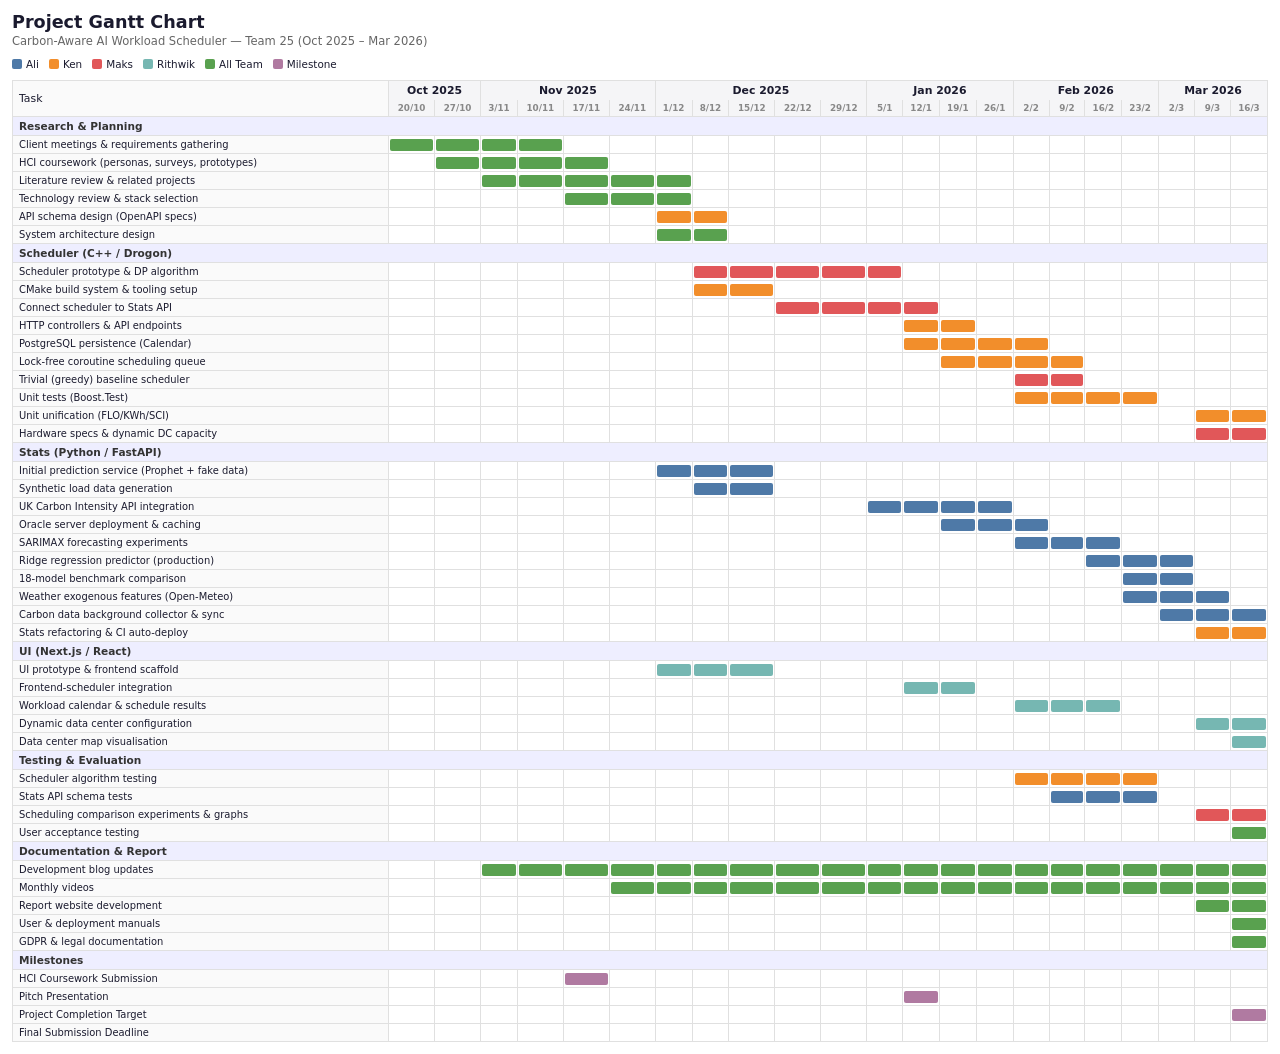
<file: docs/gantt-chart.html>
<!DOCTYPE html>
<html lang="en">
<head>
<meta charset="UTF-8">
<meta name="viewport" content="width=device-width, initial-scale=1.0">
<title>COMP0016 Team 25 - Gantt Chart</title>
<style>
  * { margin: 0; padding: 0; box-sizing: border-box; }
  body { font-family: 'Segoe UI', system-ui, -apple-system, sans-serif; background: #fff; color: #1a1a2e; padding: 12px; }
  h1 { font-size: 1.1rem; margin-bottom: 2px; }
  .subtitle { color: #666; font-size: 0.72rem; margin-bottom: 10px; }
  .legend { display: flex; gap: 10px; flex-wrap: wrap; margin-bottom: 10px; font-size: 0.65rem; }
  .legend-item { display: flex; align-items: center; gap: 4px; }
  .legend-swatch { width: 10px; height: 10px; border-radius: 2px; }

  .gantt-container { overflow-x: auto; }
  .gantt { border-collapse: collapse; width: 100%; min-width: 800px; font-size: 0.62rem; }
  .gantt th, .gantt td { border: 1px solid #e0e0e0; padding: 0; text-align: center; }
  .gantt thead th { background: #f5f5f7; padding: 3px 1px; font-weight: 600; position: sticky; top: 0; z-index: 2; }
  .gantt thead th.month-header { border-bottom: none; font-size: 0.68rem; }
  .gantt thead th.week-header { border-top: none; font-size: 0.55rem; color: #888; min-width: 24px; }
  .gantt .task-name { text-align: left; padding: 2px 6px; font-weight: 500; white-space: nowrap; min-width: 160px; background: #fafafa; position: sticky; left: 0; z-index: 1; }
  .gantt .section-header { text-align: left; padding: 3px 6px; font-weight: 700; background: #eef; color: #333; font-size: 0.66rem; }
  .gantt td.bar { padding: 1px 1px; height: 18px; vertical-align: middle; }

  /* Team member colours */
  .ali    { background: #4e79a7; border-radius: 2px; height: 12px; }
  .ken    { background: #f28e2b; border-radius: 2px; height: 12px; }
  .maks   { background: #e15759; border-radius: 2px; height: 12px; }
  .rithwik{ background: #76b7b2; border-radius: 2px; height: 12px; }
  .all    { background: #59a14f; border-radius: 2px; height: 12px; }
  .milestone { background: #b07aa1; border-radius: 2px; height: 12px; }

  .bar-ali, .bar-ken, .bar-maks, .bar-rithwik, .bar-all, .bar-milestone {
    height: 12px; border-radius: 2px; min-width: 100%;
  }
  .bar-ali     { background: #4e79a7; }
  .bar-ken     { background: #f28e2b; }
  .bar-maks    { background: #e15759; }
  .bar-rithwik { background: #76b7b2; }
  .bar-all     { background: #59a14f; }
  .bar-milestone { background: #b07aa1; }
</style>
</head>
<body>

<h1>Project Gantt Chart</h1>
<p class="subtitle">Carbon-Aware AI Workload Scheduler &mdash; Team 25 (Oct 2025 &ndash; Mar 2026)</p>

<div class="legend">
  <div class="legend-item"><div class="legend-swatch" style="background:#4e79a7"></div> Ali</div>
  <div class="legend-item"><div class="legend-swatch" style="background:#f28e2b"></div> Ken</div>
  <div class="legend-item"><div class="legend-swatch" style="background:#e15759"></div> Maks</div>
  <div class="legend-item"><div class="legend-swatch" style="background:#76b7b2"></div> Rithwik</div>
  <div class="legend-item"><div class="legend-swatch" style="background:#59a14f"></div> All Team</div>
  <div class="legend-item"><div class="legend-swatch" style="background:#b07aa1"></div> Milestone</div>
</div>

<div class="gantt-container">
<table class="gantt" id="gantt-table">
</table>
</div>

<script>
// --- CONFIG ---
const START = new Date('2025-10-20');
const END   = new Date('2026-03-22');
const MONTHS = ['Oct','Nov','Dec','Jan','Feb','Mar'];

// Weeks: each column is one week starting from START
function weeksBetween(a, b) {
  return Math.ceil((b - a) / (7 * 864e5));
}
const totalWeeks = weeksBetween(START, END);

// Helper: week index for a date
function weekOf(dateStr) {
  const d = new Date(dateStr);
  return Math.floor((d - START) / (7 * 864e5));
}

// Tasks: [name, startDate, endDate, colorClass]
const sections = [
  {
    name: 'Research & Planning',
    tasks: [
      ['Client meetings & requirements gathering',   '2025-10-20', '2025-11-16', 'bar-all'],
      ['HCI coursework (personas, surveys, prototypes)', '2025-10-27', '2025-11-23', 'bar-all'],
      ['Literature review & related projects',       '2025-11-03', '2025-12-07', 'bar-all'],
      ['Technology review & stack selection',         '2025-11-17', '2025-12-07', 'bar-all'],
      ['API schema design (OpenAPI specs)',           '2025-12-01', '2025-12-14', 'bar-ken'],
      ['System architecture design',                 '2025-12-01', '2025-12-14', 'bar-all'],
    ]
  },
  {
    name: 'Scheduler (C++ / Drogon)',
    tasks: [
      ['Scheduler prototype & DP algorithm',         '2025-12-08', '2026-01-05', 'bar-maks'],
      ['CMake build system & tooling setup',         '2025-12-10', '2025-12-21', 'bar-ken'],
      ['Connect scheduler to Stats API',             '2025-12-28', '2026-01-14', 'bar-maks'],
      ['HTTP controllers & API endpoints',           '2026-01-12', '2026-01-25', 'bar-ken'],
      ['PostgreSQL persistence (Calendar)',           '2026-01-14', '2026-02-02', 'bar-ken'],
      ['Lock-free coroutine scheduling queue',       '2026-01-23', '2026-02-09', 'bar-ken'],
      ['Trivial (greedy) baseline scheduler',        '2026-02-03', '2026-02-11', 'bar-maks'],
      ['Unit tests (Boost.Test)',                    '2026-02-05', '2026-02-25', 'bar-ken'],
      ['Unit unification (FLO/KWh/SCI)',             '2026-03-13', '2026-03-17', 'bar-ken'],
      ['Hardware specs & dynamic DC capacity',       '2026-03-14', '2026-03-17', 'bar-maks'],
    ]
  },
  {
    name: 'Stats (Python / FastAPI)',
    tasks: [
      ['Initial prediction service (Prophet + fake data)', '2025-12-03', '2025-12-21', 'bar-ali'],
      ['Synthetic load data generation',             '2025-12-09', '2025-12-21', 'bar-ali'],
      ['UK Carbon Intensity API integration',        '2026-01-07', '2026-01-27', 'bar-ali'],
      ['Oracle server deployment & caching',         '2026-01-20', '2026-02-06', 'bar-ali'],
      ['SARIMAX forecasting experiments',            '2026-02-03', '2026-02-19', 'bar-ali'],
      ['Ridge regression predictor (production)',    '2026-02-19', '2026-03-06', 'bar-ali'],
      ['18-model benchmark comparison',              '2026-02-23', '2026-03-06', 'bar-ali'],
      ['Weather exogenous features (Open-Meteo)',    '2026-03-01', '2026-03-11', 'bar-ali'],
      ['Carbon data background collector & sync',    '2026-03-06', '2026-03-16', 'bar-ali'],
      ['Stats refactoring & CI auto-deploy',         '2026-03-15', '2026-03-17', 'bar-ken'],
    ]
  },
  {
    name: 'UI (Next.js / React)',
    tasks: [
      ['UI prototype & frontend scaffold',           '2025-12-03', '2025-12-16', 'bar-rithwik'],
      ['Frontend-scheduler integration',             '2026-01-12', '2026-01-19', 'bar-rithwik'],
      ['Workload calendar & schedule results',       '2026-02-03', '2026-02-16', 'bar-rithwik'],
      ['Dynamic data center configuration',          '2026-03-15', '2026-03-17', 'bar-rithwik'],
      ['Data center map visualisation',              '2026-03-16', '2026-03-17', 'bar-rithwik'],
    ]
  },
  {
    name: 'Testing & Evaluation',
    tasks: [
      ['Scheduler algorithm testing',               '2026-02-05', '2026-02-25', 'bar-ken'],
      ['Stats API schema tests',                    '2026-02-11', '2026-02-25', 'bar-ali'],
      ['Scheduling comparison experiments & graphs', '2026-03-13', '2026-03-17', 'bar-maks'],
      ['User acceptance testing',                    '2026-03-17', '2026-03-22', 'bar-all'],
    ]
  },
  {
    name: 'Documentation & Report',
    tasks: [
      ['Development blog updates',                   '2025-11-03', '2026-03-22', 'bar-all'],
      ['Monthly videos',                             '2025-11-24', '2026-03-22', 'bar-all'],
      ['Report website development',                 '2026-03-10', '2026-03-22', 'bar-all'],
      ['User & deployment manuals',                  '2026-03-17', '2026-03-22', 'bar-all'],
      ['GDPR & legal documentation',                 '2026-03-17', '2026-03-22', 'bar-all'],
    ]
  },
  {
    name: 'Milestones',
    tasks: [
      ['HCI Coursework Submission',                  '2025-11-23', '2025-11-23', 'bar-milestone'],
      ['Pitch Presentation',                         '2026-01-13', '2026-01-13', 'bar-milestone'],
      ['Project Completion Target',                  '2026-03-22', '2026-03-22', 'bar-milestone'],
      ['Final Submission Deadline',                  '2026-03-27', '2026-03-27', 'bar-milestone'],
    ]
  }
];

// --- RENDER ---
const table = document.getElementById('gantt-table');

// Month header row
const monthRow = document.createElement('tr');
const taskTh = document.createElement('th');
taskTh.className = 'month-header task-name';
taskTh.rowSpan = 2;
taskTh.textContent = 'Task';
monthRow.appendChild(taskTh);

// Calculate weeks per month
let weekDate = new Date(START);
let monthWeeks = {};
let weekDates = [];
for (let w = 0; w < totalWeeks; w++) {
  const m = weekDate.toLocaleString('en-US', { month: 'short' });
  monthWeeks[m] = (monthWeeks[m] || 0) + 1;
  weekDates.push(new Date(weekDate));
  weekDate = new Date(weekDate.getTime() + 7 * 864e5);
}
for (const m of ['Oct','Nov','Dec','Jan','Feb','Mar']) {
  if (monthWeeks[m]) {
    const th = document.createElement('th');
    th.className = 'month-header';
    th.colSpan = monthWeeks[m];
    th.textContent = m + (m === 'Oct' || m === 'Nov' || m === 'Dec' ? ' 2025' : ' 2026');
    monthRow.appendChild(th);
  }
}

// Week header row
const weekRow = document.createElement('tr');
for (let w = 0; w < totalWeeks; w++) {
  const th = document.createElement('th');
  th.className = 'week-header';
  const d = weekDates[w];
  th.textContent = d.getDate() + '/' + (d.getMonth()+1);
  weekRow.appendChild(th);
}

const thead = document.createElement('thead');
thead.appendChild(monthRow);
thead.appendChild(weekRow);
table.appendChild(thead);

const tbody = document.createElement('tbody');

for (const section of sections) {
  // Section header
  const sRow = document.createElement('tr');
  const sTd = document.createElement('td');
  sTd.className = 'section-header';
  sTd.colSpan = totalWeeks + 1;
  sTd.textContent = section.name;
  sRow.appendChild(sTd);
  tbody.appendChild(sRow);

  for (const [name, start, end, cls] of section.tasks) {
    const tr = document.createElement('tr');
    const nameTd = document.createElement('td');
    nameTd.className = 'task-name';
    nameTd.textContent = name;
    tr.appendChild(nameTd);

    const ws = weekOf(start);
    const we = weekOf(end);

    for (let w = 0; w < totalWeeks; w++) {
      const td = document.createElement('td');
      td.className = 'bar';
      if (w >= ws && w <= we) {
        const div = document.createElement('div');
        div.className = cls;
        td.appendChild(div);
      }
      tr.appendChild(td);
    }
    tbody.appendChild(tr);
  }
}

table.appendChild(tbody);
</script>

</body>
</html>
</file>
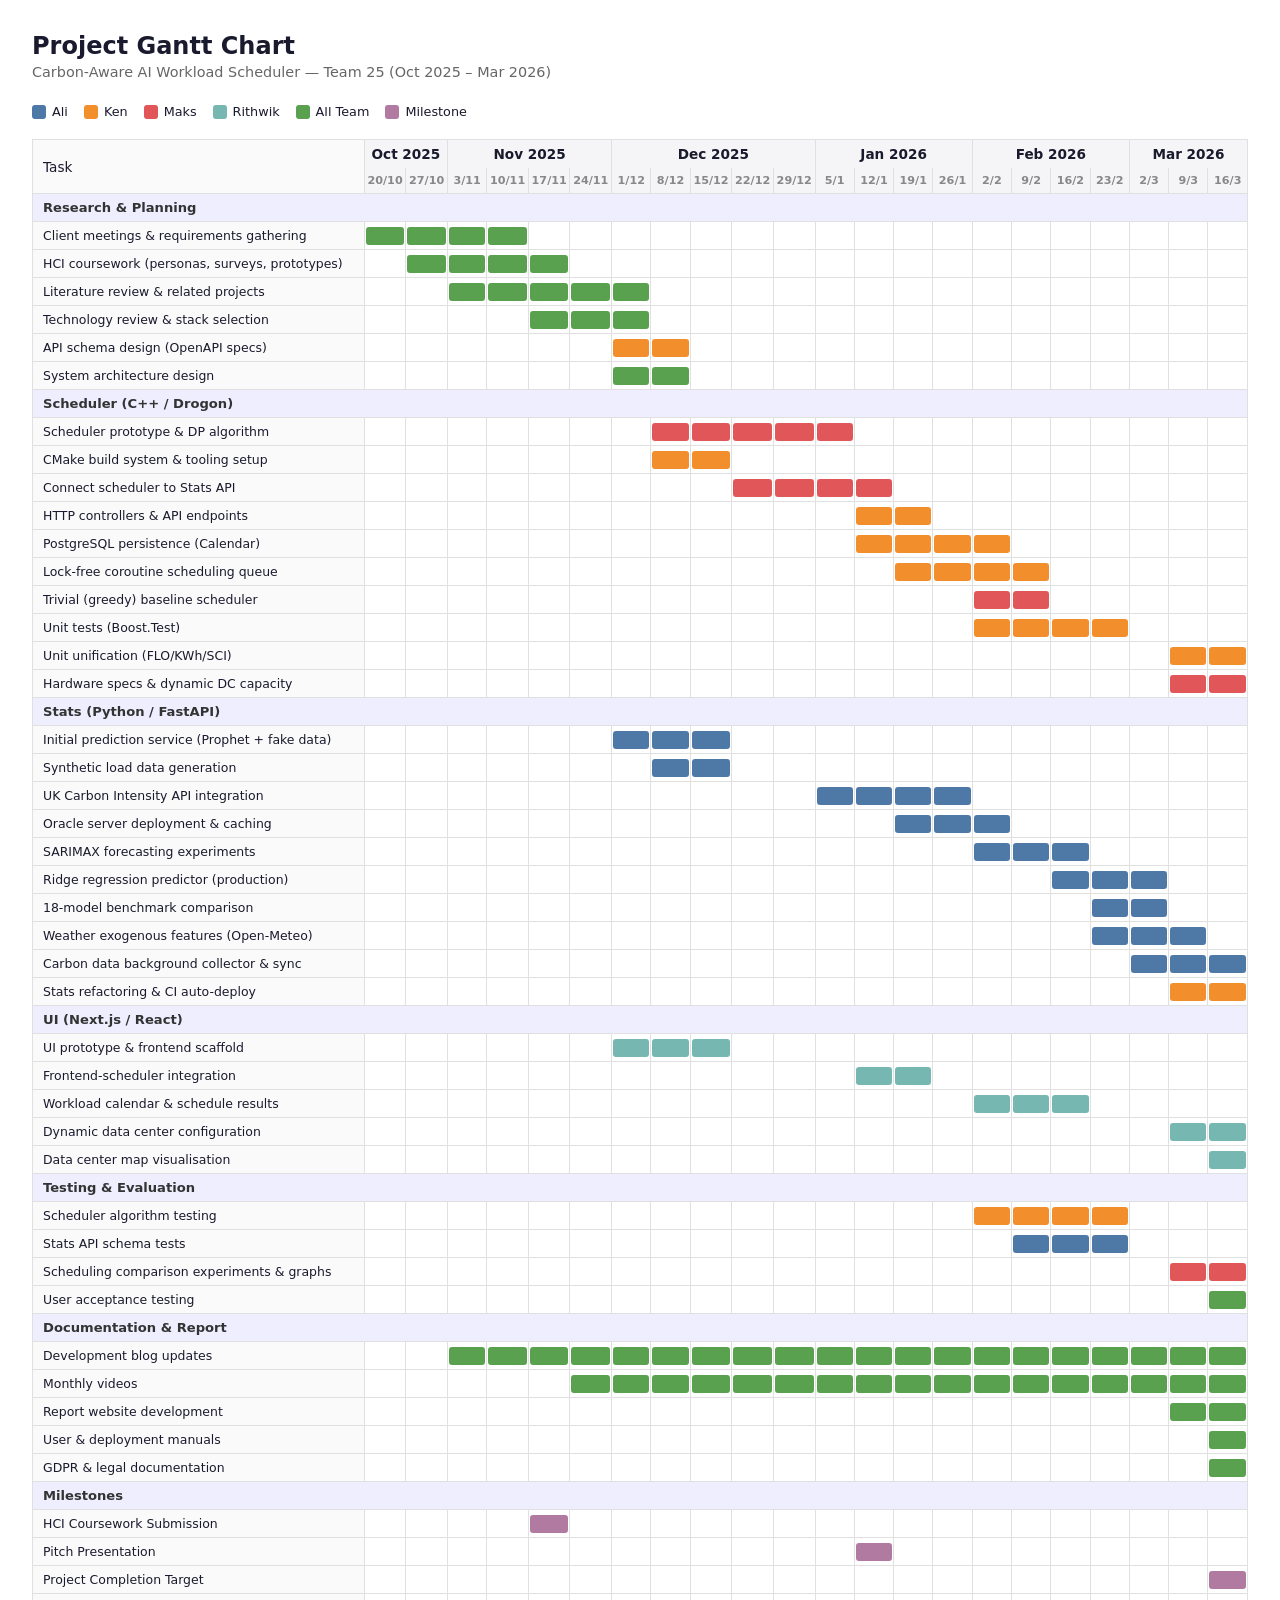
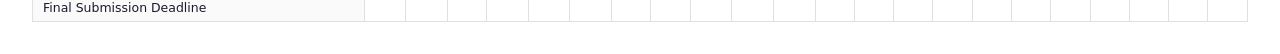
<file: COMP0016_Website_Report/public/gantt-chart.html>
<!DOCTYPE html>
<html lang="en">
<head>
<meta charset="UTF-8">
<meta name="viewport" content="width=device-width, initial-scale=1.0">
<title>COMP0016 Team 25 - Gantt Chart</title>
<style>
  * { margin: 0; padding: 0; box-sizing: border-box; }
  body { font-family: 'Segoe UI', system-ui, -apple-system, sans-serif; background: #fff; color: #1a1a2e; padding: 32px; }
  h1 { font-size: 1.5rem; margin-bottom: 4px; }
  .subtitle { color: #666; font-size: 0.9rem; margin-bottom: 24px; }
  .legend { display: flex; gap: 16px; flex-wrap: wrap; margin-bottom: 20px; font-size: 0.8rem; }
  .legend-item { display: flex; align-items: center; gap: 6px; }
  .legend-swatch { width: 14px; height: 14px; border-radius: 3px; }

  .gantt-container { overflow-x: auto; }
  .gantt { border-collapse: collapse; width: 100%; min-width: 1100px; font-size: 0.78rem; }
  .gantt th, .gantt td { border: 1px solid #e0e0e0; padding: 0; text-align: center; }
  .gantt thead th { background: #f5f5f7; padding: 6px 2px; font-weight: 600; position: sticky; top: 0; z-index: 2; }
  .gantt thead th.month-header { border-bottom: none; font-size: 0.85rem; }
  .gantt thead th.week-header { border-top: none; font-size: 0.7rem; color: #888; min-width: 38px; }
  .gantt .task-name { text-align: left; padding: 5px 10px; font-weight: 500; white-space: nowrap; min-width: 220px; background: #fafafa; position: sticky; left: 0; z-index: 1; }
  .gantt .section-header { text-align: left; padding: 6px 10px; font-weight: 700; background: #eef; color: #333; font-size: 0.82rem; }
  .gantt td.bar { padding: 3px 1px; height: 28px; vertical-align: middle; }

  /* Team member colours */
  .ali    { background: #4e79a7; border-radius: 3px; height: 18px; }
  .ken    { background: #f28e2b; border-radius: 3px; height: 18px; }
  .maks   { background: #e15759; border-radius: 3px; height: 18px; }
  .rithwik{ background: #76b7b2; border-radius: 3px; height: 18px; }
  .all    { background: #59a14f; border-radius: 3px; height: 18px; }
  .milestone { background: #b07aa1; border-radius: 3px; height: 18px; }

  .bar-ali, .bar-ken, .bar-maks, .bar-rithwik, .bar-all, .bar-milestone {
    height: 18px; border-radius: 3px; min-width: 100%;
  }
  .bar-ali     { background: #4e79a7; }
  .bar-ken     { background: #f28e2b; }
  .bar-maks    { background: #e15759; }
  .bar-rithwik { background: #76b7b2; }
  .bar-all     { background: #59a14f; }
  .bar-milestone { background: #b07aa1; }
</style>
</head>
<body>

<h1>Project Gantt Chart</h1>
<p class="subtitle">Carbon-Aware AI Workload Scheduler &mdash; Team 25 (Oct 2025 &ndash; Mar 2026)</p>

<div class="legend">
  <div class="legend-item"><div class="legend-swatch" style="background:#4e79a7"></div> Ali</div>
  <div class="legend-item"><div class="legend-swatch" style="background:#f28e2b"></div> Ken</div>
  <div class="legend-item"><div class="legend-swatch" style="background:#e15759"></div> Maks</div>
  <div class="legend-item"><div class="legend-swatch" style="background:#76b7b2"></div> Rithwik</div>
  <div class="legend-item"><div class="legend-swatch" style="background:#59a14f"></div> All Team</div>
  <div class="legend-item"><div class="legend-swatch" style="background:#b07aa1"></div> Milestone</div>
</div>

<div class="gantt-container">
<table class="gantt" id="gantt-table">
</table>
</div>

<script>
// --- CONFIG ---
const START = new Date('2025-10-20');
const END   = new Date('2026-03-22');
const MONTHS = ['Oct','Nov','Dec','Jan','Feb','Mar'];

// Weeks: each column is one week starting from START
function weeksBetween(a, b) {
  return Math.ceil((b - a) / (7 * 864e5));
}
const totalWeeks = weeksBetween(START, END);

// Helper: week index for a date
function weekOf(dateStr) {
  const d = new Date(dateStr);
  return Math.floor((d - START) / (7 * 864e5));
}

// Tasks: [name, startDate, endDate, colorClass]
const sections = [
  {
    name: 'Research & Planning',
    tasks: [
      ['Client meetings & requirements gathering',   '2025-10-20', '2025-11-16', 'bar-all'],
      ['HCI coursework (personas, surveys, prototypes)', '2025-10-27', '2025-11-23', 'bar-all'],
      ['Literature review & related projects',       '2025-11-03', '2025-12-07', 'bar-all'],
      ['Technology review & stack selection',         '2025-11-17', '2025-12-07', 'bar-all'],
      ['API schema design (OpenAPI specs)',           '2025-12-01', '2025-12-14', 'bar-ken'],
      ['System architecture design',                 '2025-12-01', '2025-12-14', 'bar-all'],
    ]
  },
  {
    name: 'Scheduler (C++ / Drogon)',
    tasks: [
      ['Scheduler prototype & DP algorithm',         '2025-12-08', '2026-01-05', 'bar-maks'],
      ['CMake build system & tooling setup',         '2025-12-10', '2025-12-21', 'bar-ken'],
      ['Connect scheduler to Stats API',             '2025-12-28', '2026-01-14', 'bar-maks'],
      ['HTTP controllers & API endpoints',           '2026-01-12', '2026-01-25', 'bar-ken'],
      ['PostgreSQL persistence (Calendar)',           '2026-01-14', '2026-02-02', 'bar-ken'],
      ['Lock-free coroutine scheduling queue',       '2026-01-23', '2026-02-09', 'bar-ken'],
      ['Trivial (greedy) baseline scheduler',        '2026-02-03', '2026-02-11', 'bar-maks'],
      ['Unit tests (Boost.Test)',                    '2026-02-05', '2026-02-25', 'bar-ken'],
      ['Unit unification (FLO/KWh/SCI)',             '2026-03-13', '2026-03-17', 'bar-ken'],
      ['Hardware specs & dynamic DC capacity',       '2026-03-14', '2026-03-17', 'bar-maks'],
    ]
  },
  {
    name: 'Stats (Python / FastAPI)',
    tasks: [
      ['Initial prediction service (Prophet + fake data)', '2025-12-03', '2025-12-21', 'bar-ali'],
      ['Synthetic load data generation',             '2025-12-09', '2025-12-21', 'bar-ali'],
      ['UK Carbon Intensity API integration',        '2026-01-07', '2026-01-27', 'bar-ali'],
      ['Oracle server deployment & caching',         '2026-01-20', '2026-02-06', 'bar-ali'],
      ['SARIMAX forecasting experiments',            '2026-02-03', '2026-02-19', 'bar-ali'],
      ['Ridge regression predictor (production)',    '2026-02-19', '2026-03-06', 'bar-ali'],
      ['18-model benchmark comparison',              '2026-02-23', '2026-03-06', 'bar-ali'],
      ['Weather exogenous features (Open-Meteo)',    '2026-03-01', '2026-03-11', 'bar-ali'],
      ['Carbon data background collector & sync',    '2026-03-06', '2026-03-16', 'bar-ali'],
      ['Stats refactoring & CI auto-deploy',         '2026-03-15', '2026-03-17', 'bar-ken'],
    ]
  },
  {
    name: 'UI (Next.js / React)',
    tasks: [
      ['UI prototype & frontend scaffold',           '2025-12-03', '2025-12-16', 'bar-rithwik'],
      ['Frontend-scheduler integration',             '2026-01-12', '2026-01-19', 'bar-rithwik'],
      ['Workload calendar & schedule results',       '2026-02-03', '2026-02-16', 'bar-rithwik'],
      ['Dynamic data center configuration',          '2026-03-15', '2026-03-17', 'bar-rithwik'],
      ['Data center map visualisation',              '2026-03-16', '2026-03-17', 'bar-rithwik'],
    ]
  },
  {
    name: 'Testing & Evaluation',
    tasks: [
      ['Scheduler algorithm testing',               '2026-02-05', '2026-02-25', 'bar-ken'],
      ['Stats API schema tests',                    '2026-02-11', '2026-02-25', 'bar-ali'],
      ['Scheduling comparison experiments & graphs', '2026-03-13', '2026-03-17', 'bar-maks'],
      ['User acceptance testing',                    '2026-03-17', '2026-03-22', 'bar-all'],
    ]
  },
  {
    name: 'Documentation & Report',
    tasks: [
      ['Development blog updates',                   '2025-11-03', '2026-03-22', 'bar-all'],
      ['Monthly videos',                             '2025-11-24', '2026-03-22', 'bar-all'],
      ['Report website development',                 '2026-03-10', '2026-03-22', 'bar-all'],
      ['User & deployment manuals',                  '2026-03-17', '2026-03-22', 'bar-all'],
      ['GDPR & legal documentation',                 '2026-03-17', '2026-03-22', 'bar-all'],
    ]
  },
  {
    name: 'Milestones',
    tasks: [
      ['HCI Coursework Submission',                  '2025-11-23', '2025-11-23', 'bar-milestone'],
      ['Pitch Presentation',                         '2026-01-13', '2026-01-13', 'bar-milestone'],
      ['Project Completion Target',                  '2026-03-22', '2026-03-22', 'bar-milestone'],
      ['Final Submission Deadline',                  '2026-03-27', '2026-03-27', 'bar-milestone'],
    ]
  }
];

// --- RENDER ---
const table = document.getElementById('gantt-table');

// Month header row
const monthRow = document.createElement('tr');
const taskTh = document.createElement('th');
taskTh.className = 'month-header task-name';
taskTh.rowSpan = 2;
taskTh.textContent = 'Task';
monthRow.appendChild(taskTh);

// Calculate weeks per month
let weekDate = new Date(START);
let monthWeeks = {};
let weekDates = [];
for (let w = 0; w < totalWeeks; w++) {
  const m = weekDate.toLocaleString('en-US', { month: 'short' });
  monthWeeks[m] = (monthWeeks[m] || 0) + 1;
  weekDates.push(new Date(weekDate));
  weekDate = new Date(weekDate.getTime() + 7 * 864e5);
}
for (const m of ['Oct','Nov','Dec','Jan','Feb','Mar']) {
  if (monthWeeks[m]) {
    const th = document.createElement('th');
    th.className = 'month-header';
    th.colSpan = monthWeeks[m];
    th.textContent = m + (m === 'Oct' || m === 'Nov' || m === 'Dec' ? ' 2025' : ' 2026');
    monthRow.appendChild(th);
  }
}

// Week header row
const weekRow = document.createElement('tr');
for (let w = 0; w < totalWeeks; w++) {
  const th = document.createElement('th');
  th.className = 'week-header';
  const d = weekDates[w];
  th.textContent = d.getDate() + '/' + (d.getMonth()+1);
  weekRow.appendChild(th);
}

const thead = document.createElement('thead');
thead.appendChild(monthRow);
thead.appendChild(weekRow);
table.appendChild(thead);

const tbody = document.createElement('tbody');

for (const section of sections) {
  // Section header
  const sRow = document.createElement('tr');
  const sTd = document.createElement('td');
  sTd.className = 'section-header';
  sTd.colSpan = totalWeeks + 1;
  sTd.textContent = section.name;
  sRow.appendChild(sTd);
  tbody.appendChild(sRow);

  for (const [name, start, end, cls] of section.tasks) {
    const tr = document.createElement('tr');
    const nameTd = document.createElement('td');
    nameTd.className = 'task-name';
    nameTd.textContent = name;
    tr.appendChild(nameTd);

    const ws = weekOf(start);
    const we = weekOf(end);

    for (let w = 0; w < totalWeeks; w++) {
      const td = document.createElement('td');
      td.className = 'bar';
      if (w >= ws && w <= we) {
        const div = document.createElement('div');
        div.className = cls;
        td.appendChild(div);
      }
      tr.appendChild(td);
    }
    tbody.appendChild(tr);
  }
}

table.appendChild(tbody);
</script>

</body>
</html>
</file>
